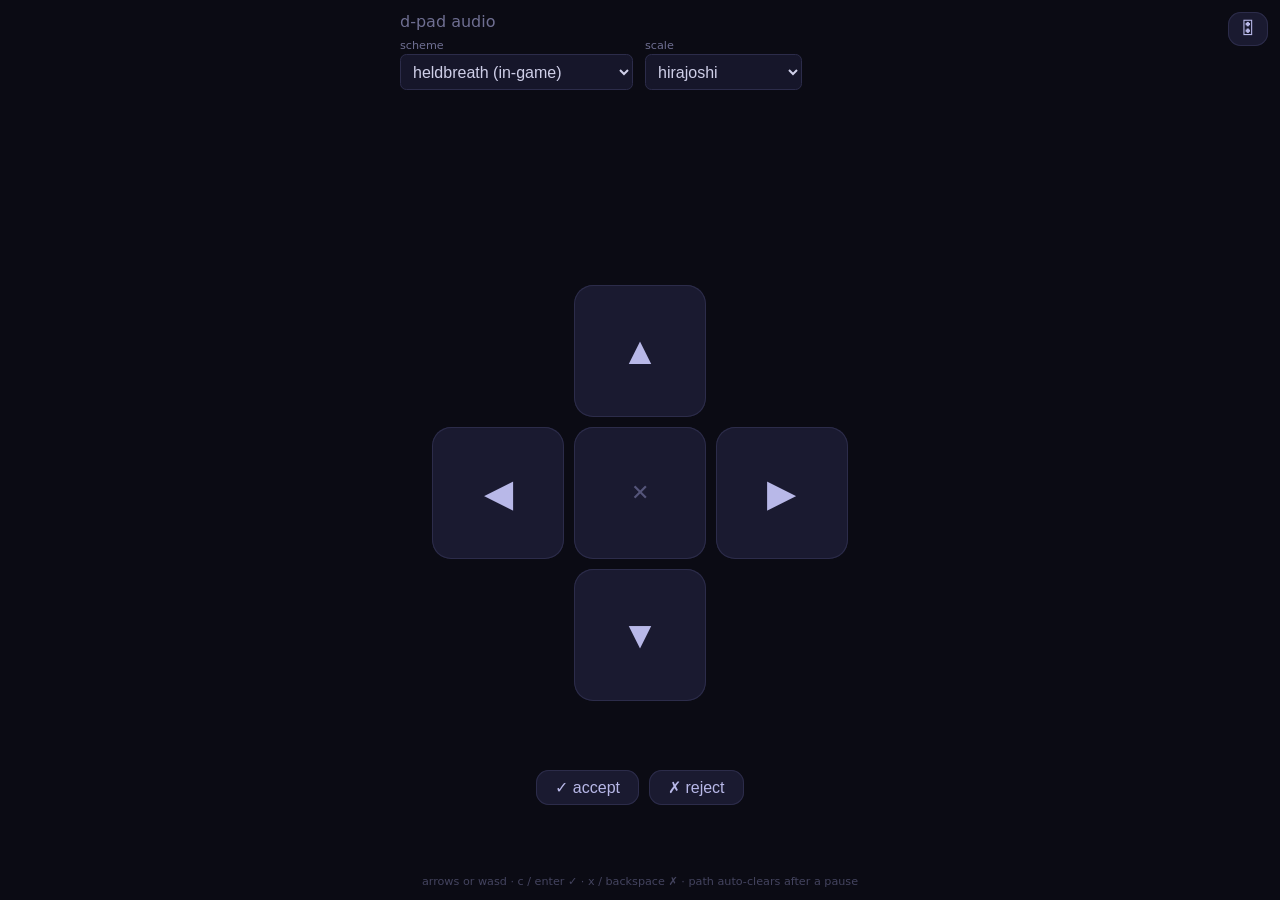
<file: index.html>
<!DOCTYPE html>
<html lang="en">
<head>
<meta charset="utf-8">
<meta name="viewport" content="width=device-width, initial-scale=1, maximum-scale=1, user-scalable=no">
<meta name="theme-color" content="#0b0b14">
<title>d-pad audio playground</title>
<link rel="stylesheet" href="style.css">
</head>
<body>
<main>
  <header>
    <h1>d-pad audio</h1>
    <div class="pickers">
      <label>scheme
        <select id="scheme-picker"></select>
      </label>
      <label>scale
        <select id="scale-picker"></select>
      </label>
    </div>
  </header>

  <div id="path" aria-label="path so far"></div>

  <div id="dpad">
    <button class="key" id="key-up"    data-dir="U" aria-label="up">▲</button>
    <button class="key" id="key-left"  data-dir="L" aria-label="left">◀</button>
    <button class="key" id="key-right" data-dir="R" aria-label="right">▶</button>
    <button class="key" id="key-down"  data-dir="D" aria-label="down">▼</button>
    <button id="clear" aria-label="clear path">✕</button>
  </div>

  <div id="cadence" hidden>
    <button id="accept" aria-label="accept cadence">✓ accept</button>
    <button id="reject" aria-label="reject cadence">✗ reject</button>
  </div>

  <footer>arrows or wasd · c / enter ✓ · x / backspace ✗ · path auto-clears after a pause</footer>
</main>

<button id="sidebar-toggle" aria-label="toggle controls sidebar" aria-expanded="false" aria-controls="sidebar">🎛</button>
<aside id="sidebar" aria-label="controls" inert>
  <details id="sliders-panel">
    <summary>custom sliders — mod sources</summary>
    <div id="sliders-controls"></div>
  </details>

  <details id="dev-panel">
    <summary>dev mode — free play</summary>
    <div id="dev-controls"></div>
    <button id="pluck">pluck</button>
  </details>

  <div id="layers"></div>

  <details id="fx-panel">
    <summary>master post-fx — pick by ear</summary>
    <div id="fx-controls"></div>
  </details>

  <details id="cfg-panel">
    <summary>config — import / export</summary>
    <textarea id="cfg-text" rows="12" spellcheck="false" aria-label="config JSON"></textarea>
    <div class="cfg-actions">
      <button id="cfg-export">export</button>
      <button id="cfg-import">import</button>
      <span id="cfg-msg" role="status"></span>
    </div>
  </details>
</aside>
<div id="mod-menu" hidden></div>
<script type="module" src="app.js"></script>
</body>
</html>
</file>
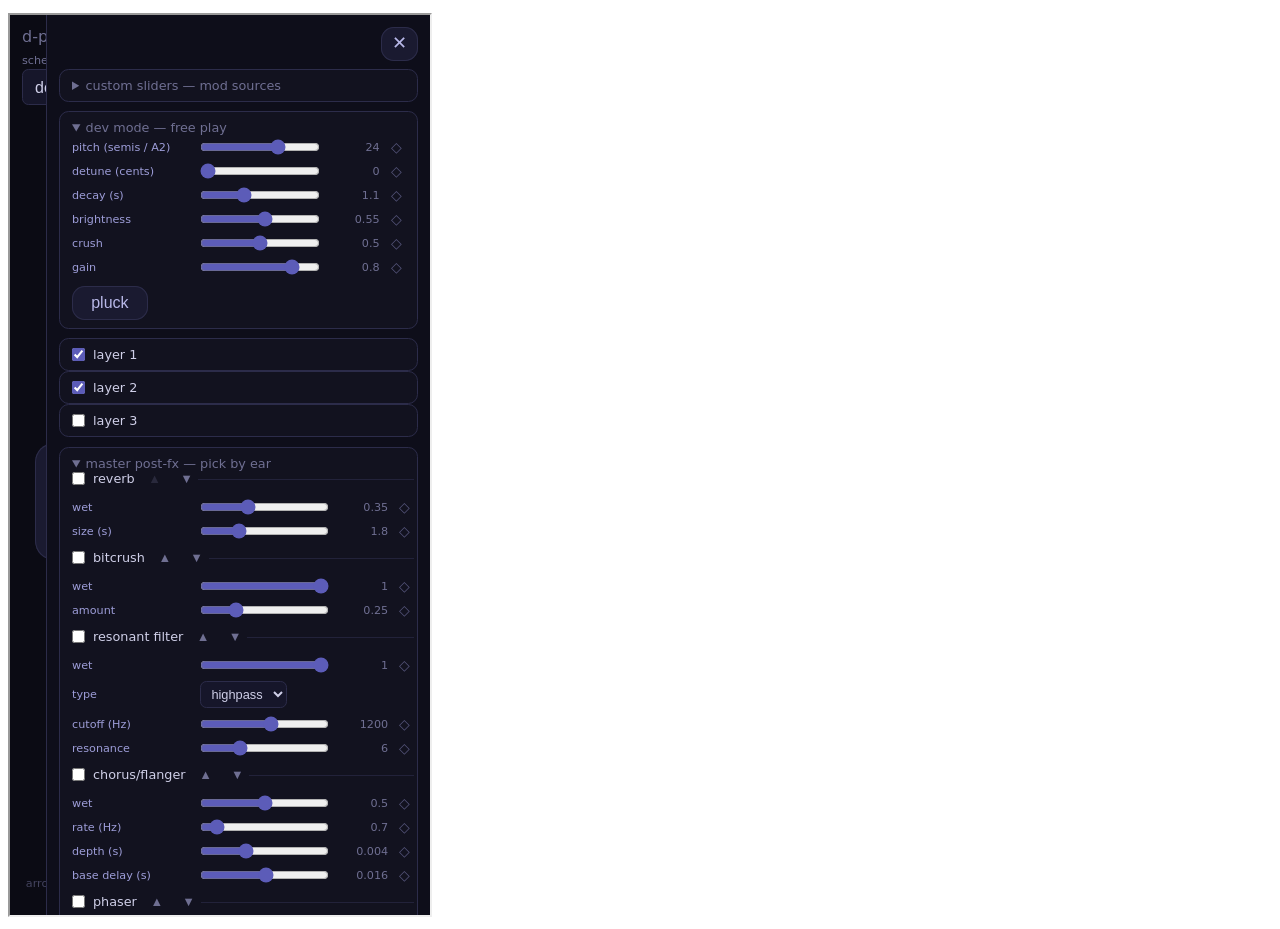
<file: dom-test.html>
<!DOCTYPE html>
<html lang="en">
<head>
<meta charset="utf-8">
<title>RUNNING</title>
</head>
<body>
<pre id="out"></pre>
<script type="module">
// DOM-level round-trip test for the JSON-hash scheme (dpad-audio#3): boot
// from a config exercising every kind of state, nudge the app so it rewrites
// the hash, reload from THAT hash and require identical control state; then
// check export matches the hash object, import applies a config, and the
// #dev=1 gate shorthand still opens the panels. Run via dom-test.sh
// (headless chromium); verdict is the DOM-TEST: PASS/FAIL line in the body.
const out = [];
const fail = (m) => out.push('FAIL: ' + m);
const wait = (ms) => new Promise((r) => setTimeout(r, ms));

const CONF = {
  scheme: 'drift',
  scale: 'insen',
  sidebar: true,
  devOpen: true,
  fxOpen: true,
  dev: { pitch: 24, crush: 0.5 },
  master: {
    order: ['reverb', 'crush', 'filter', 'chorus', 'phaser', 'ringmod', 'distort', 'delay', 'comp'],
    stages: {
      delay: { on: true, wet: 0.55, time: 0.7 },
      filter: { type: 'highpass' },
      ringmod: { on: true, wave: 'square', freq: 110 },
      distort: { on: true, drive: 0.6 },
      comp: { on: true, thresh: -30 },
    },
  },
  layers: [
    { gain: 0.7 },
    {
      on: true,
      wave: 'bell',
      pitch: 12,
      detune: 30,
      decay: 2,
      vibRate: 5,
      vibDepth: 40,
      fx: {
        order: ['delay', 'crush', 'filter', 'chorus', 'phaser', 'ringmod', 'distort', 'reverb', 'comp'],
        stages: { filter: { on: true, cut: 500 } },
      },
    },
    {},
  ],
  sliders: [{ name: 'wob', value: 0.4 }, {}, {}, {}],
  mods: {
    'l2.pitch': { src: 'lfo', wave: 'triangle', rate: 2, amount: 0.5 },
    'master.delay.time': { src: 'slider', slot: 0, offset: -0.2 },
  },
};
const STATE = '#' + encodeURIComponent(JSON.stringify(CONF));

// A fresh iframe is a fresh document load even for an identical URL. The
// post-load settle covers boot work + the 250ms hash-write debounce.
function load(src) {
  return new Promise((resolve, reject) => {
    const f = document.createElement('iframe');
    f.style.cssText = 'width:420px;height:900px';
    f.addEventListener('load', () => setTimeout(() => resolve(f), 700));
    setTimeout(() => reject(new Error('iframe load timeout: ' + src)), 15000);
    f.src = src;
    document.body.appendChild(f);
  });
}

// Everything user-visible that the config drives, in DOM order — rack order
// is observable as .fx-stage dataset keys, so a lost reorder shows up both
// there and as a permuted slider-value list.
function readState(win) {
  const d = win.document;
  return {
    scheme: d.getElementById('scheme-picker').value,
    scale: d.getElementById('scale-picker').value,
    devOpen: d.getElementById('dev-panel').open,
    fxOpen: d.getElementById('fx-panel').open,
    sbOpen: d.body.classList.contains('sb-open'),
    masterOrder: [...d.querySelectorAll('#fx-controls .fx-stage')].map((b) => b.dataset.key),
    layerOrders: [...d.querySelectorAll('#layers .layer-panel')].map((p) =>
      [...p.querySelectorAll('.fx-stage')].map((b) => b.dataset.key),
    ),
    sliders: [...d.querySelectorAll('input[type="range"]')].map((i) => i.value),
    checks: [...d.querySelectorAll('input[type="checkbox"]')].map((i) => i.checked),
    selects: [...d.querySelectorAll('select')].map((i) => i.value),
    names: [...d.querySelectorAll('#sliders-controls input[type="text"]')].map((i) => i.value),
    mapped: [...d.querySelectorAll('.mod-btn.mapped')].map((b) => b.getAttribute('aria-label')),
  };
}

try {
  const f1 = await load('index.html' + STATE);
  const w1 = f1.contentWindow;
  const s1 = readState(w1);
  if (!s1.scheme) fail('scheme picker empty — app did not boot');
  if (s1.scheme !== 'drift') fail('scheme: ' + s1.scheme);
  if (s1.scale !== 'insen') fail('scale: ' + s1.scale);
  if (!s1.devOpen || !s1.fxOpen) fail('devOpen/fxOpen did not open the panels');
  if (!s1.sbOpen) fail('sidebar=true not applied');
  if (s1.masterOrder.join() !== CONF.master.order.join())
    fail('master rack order: ' + s1.masterOrder.join());
  if (s1.layerOrders.length !== 3) fail('expected 3 layer racks, got ' + s1.layerOrders.length);
  if (s1.layerOrders[1].join() !== CONF.layers[1].fx.order.join())
    fail('layer 2 rack order: ' + s1.layerOrders[1].join());
  const layerOn = [...w1.document.querySelectorAll('#layers .layer-panel > summary input')].map(
    (i) => i.checked,
  );
  if (layerOn.join() !== 'true,true,false') fail('layer enables: ' + layerOn.join());
  if (!s1.selects.includes('highpass')) fail('filter type=highpass not applied');
  if (!s1.selects.includes('bell')) fail('layer 2 wave=bell not applied');
  // 20 wave types on the layer wave picker AND the ring-mod wave picker.
  const waveSel = w1.document.querySelector('#layers .layer-panel select');
  if (waveSel.options.length !== 20) fail('layer wave picker has ' + waveSel.options.length + ' options');
  const rmSel = [...w1.document.querySelectorAll('#fx-controls .fx-stage')]
    .find((b) => b.dataset.key === 'ringmod')
    .querySelector('select');
  if (rmSel.options.length !== 20) fail('ring-mod wave picker has ' + rmSel.options.length + ' options');
  if (rmSel.value !== 'square') fail('ring-mod wave=square not applied: ' + rmSel.value);

  // Mod mappings (dpad-audio#4): the custom-slider panel sits at the top of
  // the sidebar, names round-trip, and mapped sliders show the filled icon.
  const firstPanel = w1.document.querySelector('#sidebar > details');
  if (firstPanel.id !== 'sliders-panel') fail('custom sliders not at sidebar top: ' + firstPanel.id);
  if (s1.names.length !== 4) fail('expected 4 custom sliders, got ' + s1.names.length);
  if (s1.names[0] !== 'wob') fail('custom slider name lost: ' + JSON.stringify(s1.names));
  if (s1.mapped.length !== 2) fail('expected 2 mapped sliders, got ' + JSON.stringify(s1.mapped));
  if (!s1.mapped.some((l) => l.includes('l2.pitch')) || !s1.mapped.some((l) => l.includes('master.delay.time')))
    fail('wrong sliders mapped: ' + JSON.stringify(s1.mapped));
  // The mapping menu opens from the icon and shows the LFO's controls.
  const l2pitchBtn = [...w1.document.querySelectorAll('.mod-btn')].find(
    (b) => b.getAttribute('aria-label') === 'mod mapping: l2.pitch',
  );
  l2pitchBtn.click();
  const menu = w1.document.getElementById('mod-menu');
  if (menu.hidden) fail('mod menu did not open');
  const menuSelects = [...menu.querySelectorAll('select')].map((s) => s.value);
  if (!menuSelects.includes('lfo')) fail('mod menu source select not on lfo: ' + menuSelects.join());
  if (!menuSelects.includes('triangle')) fail('mod menu wave select not on triangle: ' + menuSelects.join());
  l2pitchBtn.click();
  if (!menu.hidden || menu.childElementCount) fail('mod menu did not close/empty on re-click');

  // Nudge a control twice (net no-op) so the app WRITES the hash, then check
  // the written JSON still carries the state.
  const nudge = w1.document.querySelector('#fx-controls .fx-stage input[type="checkbox"]');
  nudge.click();
  nudge.click();
  await wait(600);
  const hash1 = w1.location.hash;
  let enc;
  try {
    enc = JSON.parse(decodeURIComponent(hash1.slice(1)));
  } catch (e) {
    fail('app-written hash is not URL-encoded JSON: ' + hash1);
  }
  if (enc) {
    if (enc.layers?.[1]?.pitch !== 12) fail('encoded hash lost layers[1].pitch');
    if (enc.layers?.[0]?.gain !== 0.7) fail('encoded hash lost layers[0].gain');
    if (enc.master?.stages?.delay?.wet !== 0.55) fail('encoded hash lost delay wet');
    if (enc.master?.order?.join() !== CONF.master.order.join()) fail('encoded hash lost master order');
    if (enc.layers?.[1]?.fx?.order?.join() !== CONF.layers[1].fx.order.join())
      fail('encoded hash lost layer 2 order');
    if (enc.mods?.['l2.pitch']?.wave !== 'triangle') fail('encoded hash lost the l2.pitch mapping');
    if (enc.mods?.['master.delay.time']?.offset !== -0.2) fail('encoded hash lost the delay-time mapping');
    if (enc.sliders?.[0]?.name !== 'wob') fail('encoded hash lost the custom slider name');
  }

  // Export must produce the SAME object the hash carries.
  w1.document.getElementById('cfg-export').click();
  const exported = w1.document.getElementById('cfg-text').value;
  if (enc && JSON.stringify(JSON.parse(exported)) !== JSON.stringify(enc))
    fail('export differs from hash:\nexport=' + exported + '\nhash=' + JSON.stringify(enc));

  // Reload from the app-written hash: state must be identical.
  const f2 = await load('index.html' + hash1);
  const s2 = readState(f2.contentWindow);
  if (JSON.stringify(s1) !== JSON.stringify(s2))
    fail('round-trip mismatch:\nA=' + JSON.stringify(s1) + '\nB=' + JSON.stringify(s2));
  // The FX tick runs on the reloaded instance too (mapping from an app-written hash).
  // Spying on the writeback (b.set), not the computed cache: an evaluation
  // that computes but never writes is exactly the failure being guarded.
  const p2 = f2.contentWindow.__modProbe;
  const b2 = p2 && p2.FX_BIND.get('master.delay.time');
  const rec2 = [];
  if (b2) {
    const orig = b2.set;
    b2.set = (v) => { rec2.push(v); orig(v); };
    p2.cfg.sliders[0].value = 0.6; // source move → writeback at ≈1.28
    await wait(120);
  }
  if (!rec2.length || Math.abs(rec2[rec2.length - 1] - 1.28) > 0.02)
    fail('post-reload fx tick inert: ' + (rec2[rec2.length - 1] ?? 'no writeback') + ', want ≈1.28');
  f2.remove();

  // Mod mappings must have an EFFECT (dpad-audio#5), not just round-trip:
  // a mapped param's applied value tracks its source — live via the FX tick,
  // and at note trigger for layer params. This is the assertion whose absence
  // let the inert-mappings bug ship green. Runs after the round-trip: it
  // mutates live config/slider state, which must not pollute s1 vs s2.
  const probe = w1.__modProbe;
  if (!probe) {
    fail('__modProbe missing');
  } else {
    // Spy on the tick's writeback for the paths under test.
    const spy = (path) => {
      const b = probe.FX_BIND.get(path);
      const rec = [];
      const orig = b.set;
      b.set = (v) => { rec.push(v); orig(v); };
      return rec;
    };
    const last = (rec) => rec[rec.length - 1];
    // FX tick: master.delay.time ← custom slider 1 (0.4, offset -0.2), base
    // 0.7 (CONF) over 0.05..1.5. The no-change gate only writes on movement,
    // so drive the source (through its real UI row) and watch the writeback:
    // slider 0.6 → 0.05+(norm(0.7)-0.2+0.6)·1.45 ≈ 1.28; back at 0.4 → ≈0.99.
    const dRec = spy('master.delay.time');
    const slRow = w1.document.querySelectorAll('#sliders-controls input[type="range"]')[0];
    slRow.value = 0.6;
    slRow.dispatchEvent(new w1.Event('input'));
    await wait(120); // > one 33ms tick
    if (!dRec.length || Math.abs(last(dRec) - 1.28) > 0.02)
      fail('delay.time did not track the source slider: ' + last(dRec) + ', want ≈1.28');
    slRow.value = 0.4;
    slRow.dispatchEvent(new w1.Event('input'));
    await wait(120);
    if (dRec.length < 2 || Math.abs(last(dRec) - 0.99) > 0.02)
      fail('delay.time writeback did not return with the source: ' + last(dRec) + ', want ≈0.99 (not base 0.7)');

    // Note trigger: re-point l2.pitch at custom slider 2; 0→1 adds amount 0.5
    // of the ±24 range = +12 semis = ×2 freq over the slider-at-0 render.
    const m2 = probe.cfg.mods['l2.pitch'];
    Object.assign(m2, { src: 'slider', slot: 1, offset: 0, amount: 0.5, min: 0, max: 1 });
    const spec = { onsetS: 0, freqHz: 220, detuneCents: 0, tauS: 1, brightness: 0, crush: 0, gain: 1 };
    probe.cfg.sliders[1].value = 0;
    const lo = probe.layerNote({ ...spec }, probe.layers[1]).freqHz;
    probe.cfg.sliders[1].value = 1;
    const hi = probe.layerNote({ ...spec }, probe.layers[1]).freqHz;
    if (Math.abs(hi / lo - 2) > 0.05)
      fail('l2.pitch mapping inert at note trigger: freq ratio ' + hi / lo + ', want 2');

    // An unmapped layer keeps exact base semantics (no mapping drift).
    const plain = probe.layerNote({ ...spec }, probe.layers[2]);
    if (plain.freqHz !== spec.freqHz * Math.pow(2, probe.cfg.layers[2].pitch / 12))
      fail('unmapped layer 3 drifted from base: ' + plain.freqHz);

    // The time/gate-driven sources write through the same tick.
    const cRec = spy('master.chorus.rate'); // base 0.7 over 0.05..8
    const cm = probe.cfg.mods['master.chorus.rate'];
    Object.assign(cm, { src: 'lfo', wave: 'sine', rate: 4, offset: 0, amount: 0.3, min: 0, max: 1 });
    await wait(200); // 0.8 of a 4 Hz cycle — the written values must vary
    if (new Set(cRec.map((v) => v.toFixed(6))).size < 2)
      fail('lfo source inert on the fx tick: ' + cRec.join(','));
    // midi gate: 0 before a press, amount 0.3 above base after.
    Object.assign(cm, { src: 'midi', field: 'gate' });
    cRec.length = 0;
    await wait(80);
    const g0 = last(cRec);
    w1.document.querySelector('.key[data-dir="U"]').click();
    await wait(80);
    if (!(last(cRec) > g0)) fail('midi source inert on the fx tick: ' + g0 + ' -> ' + last(cRec));
    // adsr: the gate the press just opened walks the level up the attack.
    Object.assign(cm, { src: 'adsr', a: 2, d: 0.5, s: 0.5, r: 0.5 });
    cRec.length = 0;
    await wait(60);
    const e0 = last(cRec);
    await wait(300);
    if (!(last(cRec) > e0)) fail('adsr source inert on the fx tick: ' + e0 + ' -> ' + last(cRec));
  }

  // Import refuses a typo'd key loudly instead of silently dropping it.
  w1.document.getElementById('cfg-text').value = JSON.stringify({ scheme: 'fixed', vibrate: 9 });
  w1.document.getElementById('cfg-import').click();
  const rejMsg = w1.document.getElementById('cfg-msg').textContent;
  if (!rejMsg.includes('unknown keys: vibrate')) fail('typo import not refused: "' + rejMsg + '"');

  // Import applies a pasted config (replace semantics) via reload.
  w1.document.getElementById('cfg-text').value = JSON.stringify({ scheme: 'fixed', devOpen: true });
  const reloaded = new Promise((res, rej) => {
    f1.addEventListener('load', () => setTimeout(res, 700), { once: true });
    setTimeout(() => rej(new Error('import never reloaded')), 10000);
  });
  w1.document.getElementById('cfg-import').click();
  await reloaded;
  const w1b = f1.contentWindow;
  if (w1b.document.getElementById('scheme-picker').value !== 'fixed')
    fail('import did not apply scheme=fixed');
  if (!w1b.document.getElementById('dev-panel').open) fail('import did not apply devOpen');
  // JSON path has NO open-panel⇒sidebar inference (it would break round-trip
  // identity for {panel open, sidebar closed}); only the #dev=1 shorthand infers.
  if (w1b.document.body.classList.contains('sb-open'))
    fail('JSON config without sidebar:true opened the sidebar (inference leak)');
  if (w1b.document.getElementById('scale-picker').value !== 'hirajoshi')
    fail('import is a patch, not a replace — scale should be back at default');

  // The menu WRITE path (the user's actual flow, vs a hash-loaded mapping):
  // map dev.gain → custom slider 1 through the ◇ menu, then the source moves
  // the note-time applied value (base 0.8, amount 1 → clamp01(0.8 + src)).
  const probeB = w1b.__modProbe;
  const gainBtn = [...w1b.document.querySelectorAll('.mod-btn')].find(
    (b) => b.getAttribute('aria-label') === 'mod mapping: dev.gain',
  );
  gainBtn.click();
  const srcSelB = w1b.document.getElementById('mod-menu').querySelector('select');
  srcSelB.value = 'slider';
  srcSelB.dispatchEvent(new w1b.Event('change'));
  const slB = w1b.document.querySelectorAll('#sliders-controls input[type="range"]')[0];
  slB.value = 1;
  slB.dispatchEvent(new w1b.Event('input'));
  if (Math.abs(probeB.devSpec().gain - 1) > 1e-9)
    fail('menu-set mapping inert: dev.gain ' + probeB.devSpec().gain + ', want 1');
  slB.value = 0;
  slB.dispatchEvent(new w1b.Event('input'));
  if (Math.abs(probeB.devSpec().gain - 0.8) > 1e-9)
    fail('menu-set mapping stuck: dev.gain ' + probeB.devSpec().gain + ', want 0.8 (base)');
  f1.remove();

  // The hand-typed gate shorthand still works.
  const f3 = await load('index.html#dev=1&fx=1');
  const s3 = readState(f3.contentWindow);
  if (!s3.devOpen || !s3.fxOpen || !s3.sbOpen) fail('#dev=1&fx=1 shorthand broken: ' + JSON.stringify(s3));
  f3.remove();
} catch (e) {
  fail(String((e && e.stack) || e));
}

const verdict = out.length ? 'DOM-TEST: FAIL' : 'DOM-TEST: PASS';
document.title = verdict;
document.getElementById('out').textContent = [verdict, ...out].join('\n');
</script>
</body>
</html>
</file>
<file: style.css>
* { box-sizing: border-box; margin: 0; padding: 0; }

html, body {
  height: 100%;
  background: #0b0b14;
  color: #cfcfe8;
  font-family: system-ui, sans-serif;
  overflow: hidden;
  touch-action: manipulation;
  -webkit-user-select: none;
  user-select: none;
}

main {
  height: 100dvh;
  display: flex;
  flex-direction: column;
  align-items: center;
  justify-content: space-between;
  gap: 0.6rem;
  overflow-y: auto;
  padding: max(0.75rem, env(safe-area-inset-top)) 0.75rem max(0.75rem, env(safe-area-inset-bottom));
}

header {
  width: 100%;
  max-width: 30rem;
  /* Keep the pickers out from under the fixed sidebar toggle. */
  padding-right: 2.8rem;
  display: flex;
  flex-wrap: wrap;
  align-items: baseline;
  justify-content: space-between;
  gap: 0.5rem;
}

h1 { font-size: 1rem; font-weight: 500; color: #6f6f92; }

.pickers { display: flex; gap: 0.75rem; }

.pickers label {
  display: flex;
  flex-direction: column;
  gap: 0.15rem;
  font-size: 0.7rem;
  color: #6f6f92;
}

select {
  background: #16162a;
  color: #cfcfe8;
  border: 1px solid #2c2c4a;
  border-radius: 0.4rem;
  padding: 0.45rem 0.5rem;
  font-size: 1rem;
}

#path {
  min-height: 3.5rem;
  display: flex;
  align-items: center;
  gap: 0.35rem;
  font-size: 2.2rem;
  letter-spacing: 0.1em;
  color: #9d9dd8;
  flex-wrap: wrap;
  justify-content: center;
  max-width: 100%;
}

#path .latest { color: #e8e8ff; text-shadow: 0 0 12px #7c7cff; }

#dpad {
  display: grid;
  grid-template-columns: repeat(3, 1fr);
  grid-template-rows: repeat(3, 1fr);
  gap: 0.6rem;
  width: min(88vw, 55dvh, 26rem);
  aspect-ratio: 1;
}

.key, #clear {
  border: none;
  border-radius: 1.2rem;
  font-size: 2.4rem;
  color: #b8b8e8;
  background: #1a1a30;
  box-shadow: inset 0 0 0 1px #2c2c4a;
  touch-action: none;
  -webkit-tap-highlight-color: transparent;
}

.key:active, .key.lit {
  background: #34346a;
  color: #ffffff;
  box-shadow: inset 0 0 0 1px #5c5cb8, 0 0 18px #4c4ca880;
}

#key-up    { grid-area: 1 / 2; }
#key-left  { grid-area: 2 / 1; }
#key-right { grid-area: 2 / 3; }
#key-down  { grid-area: 3 / 2; }
#clear     { grid-area: 2 / 2; font-size: 1.4rem; color: #55557a; }
#clear:active { color: #cfcfe8; }

#cadence { display: flex; gap: 0.6rem; }

/* Author display:flex beats the UA's [hidden] rule; visibility keeps the
   row's space so the d-pad doesn't jump when schemes toggle it. */
#cadence[hidden] { visibility: hidden; }

#cadence button, #pluck {
  border: none;
  border-radius: 0.8rem;
  padding: 0.5rem 1.2rem;
  font-size: 1rem;
  color: #b8b8e8;
  background: #1a1a30;
  box-shadow: inset 0 0 0 1px #2c2c4a;
  -webkit-tap-highlight-color: transparent;
}

#accept:active { background: #1d4029; color: #c8ffd8; }
#reject:active { background: #40201d; color: #ffd0c8; }
#pluck:active { background: #34346a; color: #ffffff; }
#pluck { margin-top: 0.4rem; }

#sidebar-toggle {
  position: fixed;
  top: max(0.75rem, env(safe-area-inset-top));
  right: max(0.75rem, env(safe-area-inset-right));
  z-index: 6;
  border: none;
  border-radius: 0.8rem;
  padding: 0.4rem 0.7rem;
  font-size: 1.1rem;
  color: #b8b8e8;
  background: #1a1a30;
  box-shadow: inset 0 0 0 1px #2c2c4a;
  -webkit-tap-highlight-color: transparent;
}
#sidebar-toggle:active { background: #34346a; color: #ffffff; }

#sidebar {
  position: fixed;
  top: 0;
  right: 0;
  height: 100dvh;
  width: min(24rem, 100vw);
  z-index: 5;
  display: flex;
  flex-direction: column;
  gap: 0.6rem;
  overflow-y: auto;
  overscroll-behavior: contain;
  background: #0e0e1a;
  border-left: 1px solid #2c2c4a;
  padding: calc(max(0.75rem, env(safe-area-inset-top)) + 2.6rem)
    max(0.75rem, env(safe-area-inset-right)) max(0.75rem, env(safe-area-inset-bottom)) 0.75rem;
  transform: translateX(100%);
  transition: transform 0.2s ease;
}

body.sb-open #sidebar { transform: none; }

/* Wide screens: the open sidebar sits beside the d-pad, not over it. */
@media (min-width: 60rem) {
  body.sb-open main { margin-right: 24rem; }
}

details {
  width: 100%;
  max-width: 30rem;
  flex-shrink: 0;
  background: #12121f;
  border: 1px solid #2c2c4a;
  border-radius: 0.6rem;
  padding: 0.5rem 0.75rem;
}

.layer-panel summary {
  display: flex;
  align-items: center;
  gap: 0.5rem;
  color: #cfcfe8;
}

.layer-panel summary input[type="checkbox"] { accent-color: #5c5cb8; }

.layer-panel > details {
  border: none;
  border-top: 1px solid #22223a;
  border-radius: 0;
  padding: 0.4rem 0 0;
  margin-top: 0.4rem;
}

.rk-move {
  border: none;
  background: none;
  color: #6f6f92;
  font-size: 0.8rem;
  padding: 0 0.35rem;
  cursor: pointer;
  -webkit-tap-highlight-color: transparent;
}
.rk-move:first-of-type { margin-left: auto; }
.rk-move:disabled { opacity: 0.25; cursor: default; }
.rk-move:not(:disabled):active { color: #ffffff; }

summary { cursor: pointer; font-size: 0.8rem; color: #6f6f92; }

.ctl-row {
  display: flex;
  align-items: center;
  gap: 0.5rem;
  font-size: 0.7rem;
  color: #9d9dd8;
  padding: 0.25rem 0;
}

.ctl-row > span:first-child { width: 7.5rem; flex-shrink: 0; }
.ctl-row input[type="range"] { flex: 1; min-width: 0; accent-color: #5c5cb8; }
.ctl-row .readout { width: 3.2rem; text-align: right; color: #6f6f92; }
.ctl-row select { font-size: 0.8rem; padding: 0.25rem 0.4rem; }

.fx-stage {
  border: none;
  border-top: 1px solid #22223a;
  padding: 0.4rem 0;
}

.fx-stage legend {
  display: flex;
  align-items: center;
  gap: 0.5rem;
  font-size: 0.8rem;
  color: #cfcfe8;
  padding-bottom: 0.2rem;
}

.fx-stage input[type="checkbox"] { accent-color: #5c5cb8; }

footer { font-size: 0.7rem; color: #44445f; text-align: center; flex-shrink: 0; }

#cfg-text {
  width: 100%;
  box-sizing: border-box;
  margin-top: 0.4rem;
  background: #0e0e1c;
  color: #9d9dd8;
  border: 1px solid #22223a;
  border-radius: 4px;
  font: 0.7rem/1.4 monospace;
  resize: vertical;
}

.cfg-actions {
  display: flex;
  align-items: center;
  gap: 0.5rem;
  padding: 0.3rem 0;
}

.cfg-actions button { font-size: 0.8rem; padding: 0.25rem 0.6rem; }
#cfg-msg { font-size: 0.7rem; color: #6f6f92; }

.mod-btn {
  border: none;
  background: none;
  color: #55557a;
  font-size: 0.85rem;
  padding: 0 0.2rem;
  cursor: pointer;
  -webkit-tap-highlight-color: transparent;
}
.mod-btn.mapped { color: #9d9dd8; text-shadow: 0 0 8px #7c7cff; }

#mod-menu {
  position: fixed;
  z-index: 7;
  width: min(19rem, calc(100vw - 1rem));
  background: #16162a;
  border: 1px solid #3c3c66;
  border-radius: 0.6rem;
  padding: 0.5rem 0.6rem;
  box-shadow: 0 6px 24px #00000090;
}
.mod-head { font-size: 0.7rem; color: #6f6f92; padding-bottom: 0.2rem; }

.sl-name {
  width: 7.5rem;
  flex-shrink: 0;
  background: #0e0e1c;
  color: #9d9dd8;
  border: 1px solid #22223a;
  border-radius: 4px;
  padding: 0.2rem 0.3rem;
  font-size: 0.7rem;
}
</file>
